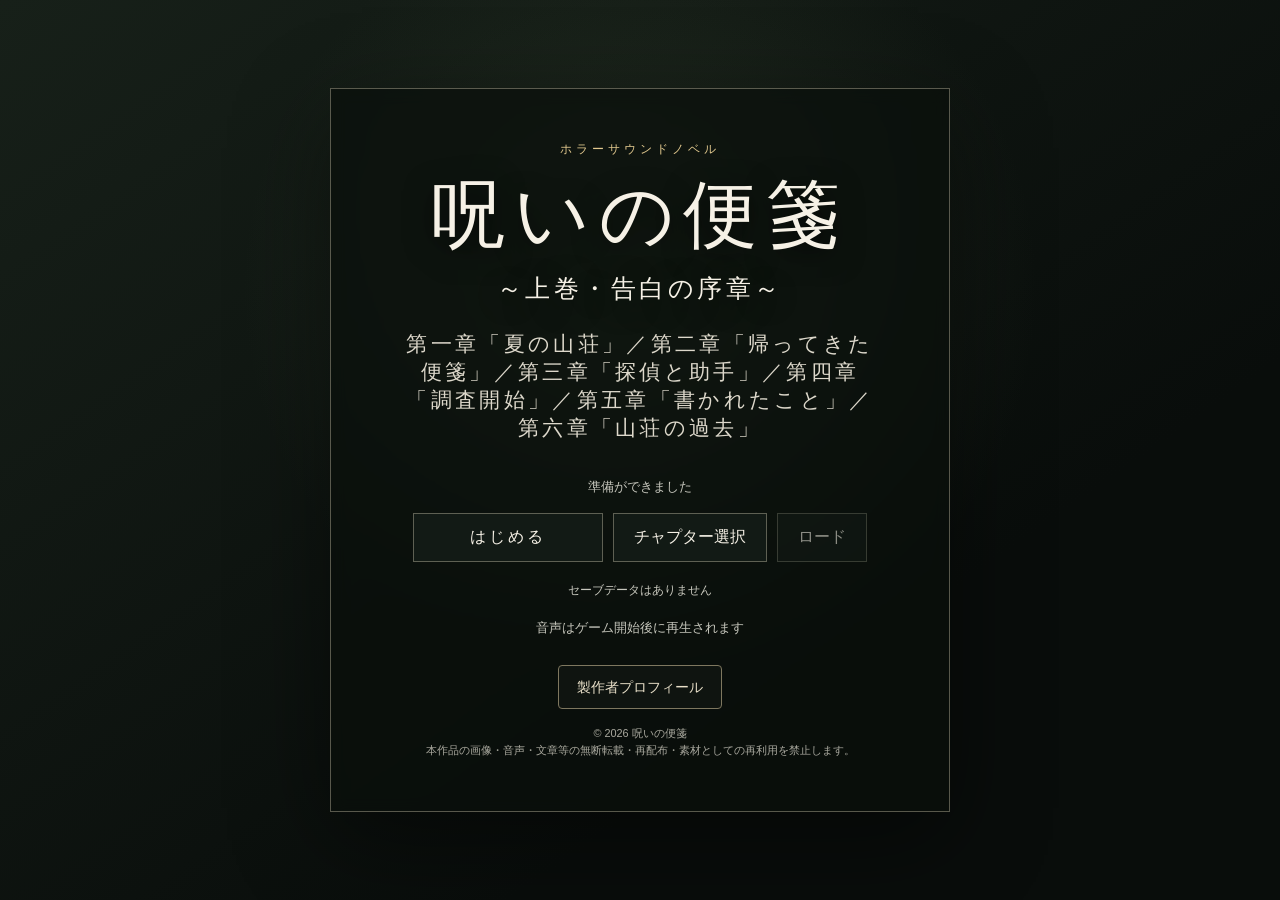
<file: index.html>
<!doctype html>
<html lang="ja">
<head>
  <meta charset="UTF-8">
  <meta name="viewport" content="width=device-width, initial-scale=1, viewport-fit=cover">
  <meta name="theme-color" content="#121714">
  <title>呪いの便箋 ～上巻・告白の序章～</title>
  <link rel="icon" href="data:image/svg+xml,<svg xmlns=%22http://www.w3.org/2000/svg%22 viewBox=%220 0 64 64%22><rect width=%2264%22 height=%2264%22 rx=%2210%22 fill=%22%23121714%22/><path d=%22M18 14h28v36H18z%22 fill=%22%23efe4c7%22/><path d=%22M23 23h18M23 31h18M23 39h12%22 stroke=%22%236e654f%22 stroke-width=%222%22/></svg>">
  <link rel="stylesheet" href="src/styles.css">
  <link rel="stylesheet" href="src/creator-profile.css">
</head>
<body>
  <main class="novel" id="novel" aria-live="polite">
    <img class="novel__background" id="background" alt="" aria-hidden="true" draggable="false">
    <div class="novel__shade" aria-hidden="true"></div>

    <section class="title-screen" id="title-screen" aria-labelledby="game-title">
      <div class="title-screen__card">
        <p class="title-screen__series">ホラーサウンドノベル</p>
        <h1 id="game-title">
          <span class="title-screen__main-title">呪いの便箋</span>
          <span class="title-screen__volume-title">～上巻・告白の序章～</span>
        </h1>
        <p class="title-screen__chapter">第一章「夏の山荘」／第二章「帰ってきた便箋」／第三章「探偵と助手」／第四章「調査開始」／第五章「書かれたこと」／第六章「山荘の過去」</p>
        <p class="title-screen__status" id="loading-status">台本と素材を読み込んでいます</p>
        <div class="title-screen__actions">
          <button class="primary-button" id="start-button" type="button" disabled>はじめる</button>
          <button class="secondary-button" id="chapter-select-button" type="button" disabled>チャプター選択</button>
          <button class="secondary-button" id="title-load-button" type="button" disabled>ロード</button>
        </div>
        <p class="save-summary save-summary--title" id="title-save-summary">セーブデータはありません</p>
        <p class="title-screen__note">音声はゲーム開始後に再生されます</p>
        <p><a class="creator-profile-link" href="src/creator-profile.html">製作者プロフィール</a></p>
        <div class="title-screen__rights" aria-label="権利表記">
          <p>© 2026 呪いの便箋</p>
          <p>本作品の画像・音声・文章等の無断転載・再配布・素材としての再利用を禁止します。</p>
        </div>
      </div>
    </section>

    <section class="game-screen" id="game-screen" hidden aria-label="ゲーム画面">
      <header class="game-header">
        <div>
          <p class="game-header__chapter">第一章　夏の山荘</p>
          <p class="game-header__scene" id="scene-label">Scene01</p>
        </div>
        <div class="game-header__actions" aria-label="ゲーム設定">
          <button class="auto-button" id="auto-button" type="button" aria-pressed="false">AUTO OFF</button>
          <button class="save-button" id="save-button" type="button">セーブ</button>
          <button class="load-button" id="load-button" type="button">ロード</button>
          <button class="sound-button" id="sound-button" type="button" aria-pressed="false">音声 ON</button>
        </div>
      </header>

      <div class="text-area" id="text-area" tabindex="0" role="group" aria-label="本文。タップ、クリック、Enterキー、Spaceキーで進みます">
        <div class="speaker" id="speaker" hidden></div>
        <p class="story-text" id="story-text"></p>
        <div class="text-area__footer">
          <span id="record-position">001 / 146</span>
          <span class="advance-hint">タップ / クリック / Enter</span>
        </div>
      </div>
    </section>

    <section class="end-screen" id="end-screen" hidden aria-labelledby="end-title">
      <div class="end-screen__card">
        <h2 id="end-title">第六章終了</h2>
      </div>
    </section>

    <dialog class="save-dialog" id="save-dialog" aria-labelledby="save-dialog-title">
      <div class="save-dialog__content">
        <h2 id="save-dialog-title">セーブデータ</h2>
        <p class="save-summary" id="save-dialog-summary">セーブデータはありません</p>
        <div class="save-dialog__actions">
          <button class="primary-button" id="confirm-load-button" type="button">ロードする</button>
          <button class="danger-button" id="delete-save-button" type="button">セーブデータ削除</button>
          <button class="secondary-button" id="close-save-dialog-button" type="button">閉じる</button>
        </div>
      </div>
    </dialog>

    <dialog class="save-dialog" id="chapter-select-dialog" aria-labelledby="chapter-select-dialog-title">
      <div class="save-dialog__content">
        <h2 id="chapter-select-dialog-title">チャプター選択</h2>
        <div class="save-dialog__actions">
          <button class="secondary-button" type="button" data-chapter-id="CH01">第一章「夏の山荘」</button>
          <button class="secondary-button" type="button" data-chapter-id="CH02">第二章「帰ってきた便箋」</button>
          <button class="secondary-button" type="button" data-chapter-id="CH03">第三章「探偵と助手」</button>
          <button class="secondary-button" type="button" data-chapter-id="CH04">第四章「調査開始」</button>
          <button class="secondary-button" type="button" data-chapter-id="CH05">第五章「書かれたこと」</button>
          <button class="secondary-button" type="button" data-chapter-id="CH06">第六章「山荘の過去」</button>
          <button class="secondary-button" id="close-chapter-select-dialog-button" type="button">閉じる</button>
        </div>
      </div>
    </dialog>

    <dialog class="document-dialog" id="document-dialog" aria-labelledby="document-dialog-title">
      <div class="document-dialog__content">
        <div class="document-dialog__header">
          <h2 id="document-dialog-title">山峡日報　1998年8月14日</h2>
          <button class="secondary-button document-dialog__close" id="close-document-dialog-button" type="button">閉じる</button>
        </div>
        <div class="document-dialog__viewport">
          <img
            id="document-dialog-image"
            src="assets/images/ui/DOC_CH4_1998_RIVERSIDE_NEWSPAPER_ARTICLE.png"
            alt="山峡日報の記事。川辺で女性の遺体発見、転落事故か"
            draggable="false"
          >
        </div>
        <p class="document-dialog__hint">資料を確認したら「閉じる」を押してください</p>
      </div>
    </dialog>

    <p class="save-feedback" id="save-feedback" role="status" aria-live="polite" hidden></p>

    <section class="fatal-error" id="fatal-error" hidden role="alert">
      <h2>読み込みエラー</h2>
      <p id="fatal-error-message"></p>
    </section>
  </main>

  <script type="module" src="src/app.js"></script>
</body>
</html>
</file>
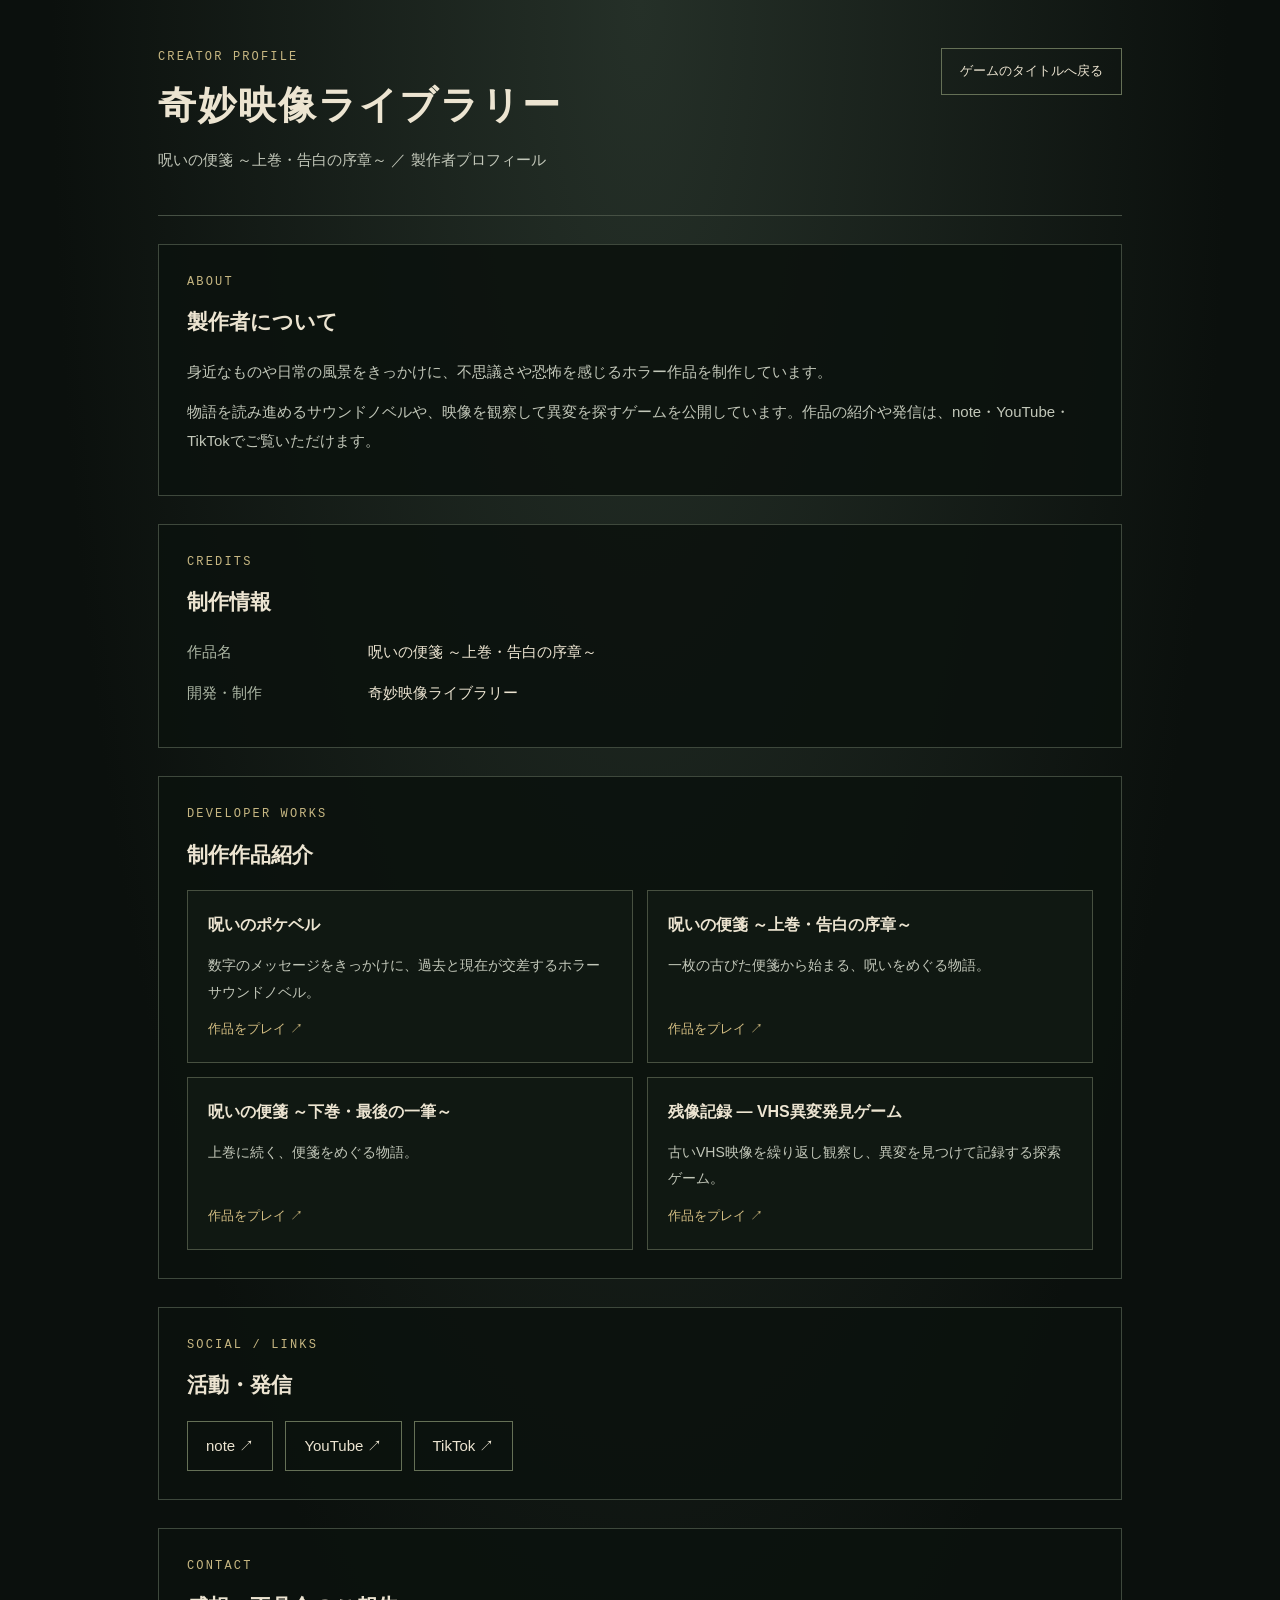
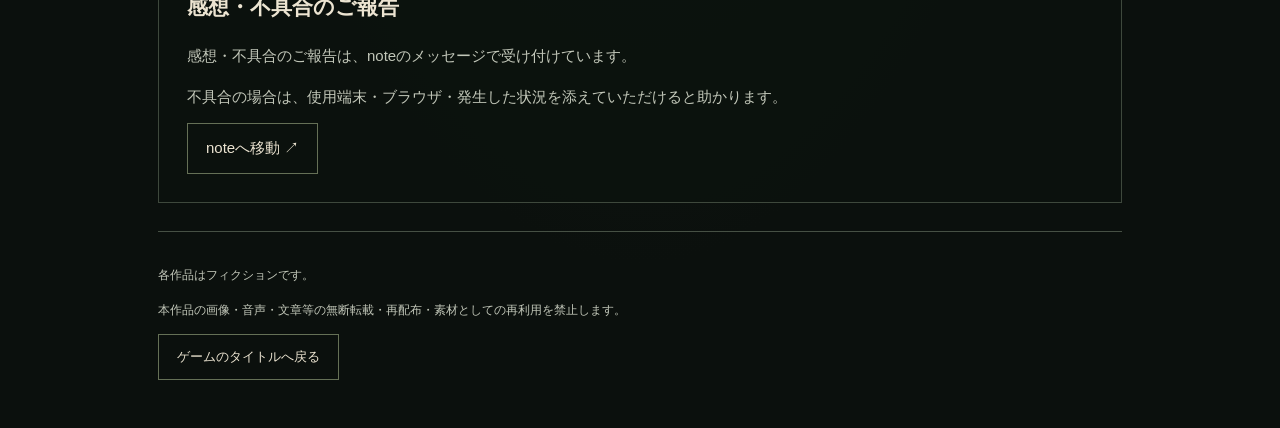
<file: src/creator-profile.html>
<!doctype html><html lang="ja"><head><meta charset="utf-8"><meta name="viewport" content="width=device-width,initial-scale=1"><meta name="theme-color" content="#121714"><title>製作者プロフィール｜呪いの便箋 ～上巻・告白の序章～</title><link rel="icon" href="data:,"><link rel="stylesheet" href="creator-profile.css"></head><body class="creator-page"><main class="profile-shell"><header class="profile-header"><div><p class="kicker">CREATOR PROFILE</p><h1>奇妙映像ライブラリー</h1><p>呪いの便箋 ～上巻・告白の序章～ ／ 製作者プロフィール</p></div><a class="home-link" href="../index.html">ゲームのタイトルへ戻る</a></header><section class="profile-section" aria-labelledby="about-title"><p class="kicker">ABOUT</p><h2 id="about-title">製作者について</h2><p>身近なものや日常の風景をきっかけに、不思議さや恐怖を感じるホラー作品を制作しています。</p><p>物語を読み進めるサウンドノベルや、映像を観察して異変を探すゲームを公開しています。作品の紹介や発信は、note・YouTube・TikTokでご覧いただけます。</p></section><section class="profile-section" aria-labelledby="credit-title"><p class="kicker">CREDITS</p><h2 id="credit-title">制作情報</h2><dl><div><dt>作品名</dt><dd>呪いの便箋 ～上巻・告白の序章～</dd></div><div><dt>開発・制作</dt><dd>奇妙映像ライブラリー</dd></div></dl></section><section class="profile-section" aria-labelledby="works-title"><p class="kicker">DEVELOPER WORKS</p><h2 id="works-title">制作作品紹介</h2><div class="work-grid"><a class="work-card" href="https://testman40.github.io/cursed-pager/" target="_blank" rel="noopener noreferrer"><h3>呪いのポケベル</h3><p>数字のメッセージをきっかけに、過去と現在が交差するホラーサウンドノベル。</p><span class="card-action">作品をプレイ ↗</span></a><a class="work-card" href="https://testman40.github.io/cursed-letter/" target="_blank" rel="noopener noreferrer"><h3>呪いの便箋 ～上巻・告白の序章～</h3><p>一枚の古びた便箋から始まる、呪いをめぐる物語。</p><span class="card-action">作品をプレイ ↗</span></a><a class="work-card" href="https://cursed-letter-lower-final-stroke.tanaka3sai.chatgpt.site/" target="_blank" rel="noopener noreferrer"><h3>呪いの便箋 ～下巻・最後の一筆～</h3><p>上巻に続く、便箋をめぐる物語。</p><span class="card-action">作品をプレイ ↗</span></a><a class="work-card" href="https://vhs-anomaly-archive.tanaka3sai.chatgpt.site/" target="_blank" rel="noopener noreferrer"><h3>残像記録 — VHS異変発見ゲーム</h3><p>古いVHS映像を繰り返し観察し、異変を見つけて記録する探索ゲーム。</p><span class="card-action">作品をプレイ ↗</span></a></div></section><section class="profile-section" aria-labelledby="social-title"><p class="kicker">SOCIAL / LINKS</p><h2 id="social-title">活動・発信</h2><nav class="social-links" aria-label="公式SNS"><a href="https://note.com/horror_40daisuki" target="_blank" rel="noopener noreferrer">note ↗</a><a href="https://www.youtube.com/@AI-Movie-Studio-u6w" target="_blank" rel="noopener noreferrer">YouTube ↗</a><a href="https://www.tiktok.com/@ai71198" target="_blank" rel="noopener noreferrer">TikTok ↗</a></nav></section><section class="profile-section" aria-labelledby="contact-title"><p class="kicker">CONTACT</p><h2 id="contact-title">感想・不具合のご報告</h2><p>感想・不具合のご報告は、noteのメッセージで受け付けています。</p><p>不具合の場合は、使用端末・ブラウザ・発生した状況を添えていただけると助かります。</p><a class="contact-link" href="https://note.com/horror_40daisuki" target="_blank" rel="noopener noreferrer">noteへ移動 ↗</a></section><footer><p>各作品はフィクションです。</p><p>本作品の画像・音声・文章等の無断転載・再配布・素材としての再利用を禁止します。</p><a class="home-link" href="../index.html">ゲームのタイトルへ戻る</a></footer></main></body></html>
</file>
<file: src/styles.css>
:root {
  color-scheme: dark;
  font-family: "Yu Mincho", "Hiragino Mincho ProN", "Noto Serif JP", serif;
  background: #0c100e;
  color: #f6f1e6;
  --ink: #f6f1e6;
  --muted: #c7c7bd;
  --panel: rgba(12, 17, 15, 0.88);
  --panel-strong: rgba(8, 12, 10, 0.95);
  --line: rgba(241, 230, 201, 0.34);
  --accent: #e2c98f;
  --safe-top: env(safe-area-inset-top, 0px);
  --safe-right: env(safe-area-inset-right, 0px);
  --safe-bottom: env(safe-area-inset-bottom, 0px);
  --safe-left: env(safe-area-inset-left, 0px);
}

* {
  box-sizing: border-box;
}

html,
body {
  width: 100%;
  min-width: 320px;
  height: 100%;
  margin: 0;
  overflow: hidden;
}

button {
  font: inherit;
}

button:focus-visible,
.text-area:focus-visible {
  outline: 3px solid var(--accent);
  outline-offset: 3px;
}

.novel {
  position: relative;
  width: 100%;
  height: 100vh;
  height: 100svh;
  height: 100dvh;
  min-height: 520px;
  overflow: hidden;
  isolation: isolate;
  background: #111813;
  -webkit-touch-callout: none;
  -webkit-user-select: none;
  user-select: none;
}

.novel img {
  -webkit-user-drag: none;
  -webkit-touch-callout: none;
  -webkit-user-select: none;
  user-select: none;
}

.novel__background,
.novel__shade {
  position: absolute;
  inset: 0;
  width: 100%;
  height: 100%;
}

.novel__background {
  z-index: -3;
  object-fit: cover;
  object-position: center;
  opacity: 0;
  transform: scale(1);
  filter: none;
  transition: opacity 500ms ease, filter 900ms ease, transform 900ms ease;
}

.novel__background.is-visible {
  opacity: 1;
}

.novel__shade {
  z-index: -2;
  background:
    linear-gradient(180deg, rgba(7, 12, 9, 0.18), transparent 38%),
    linear-gradient(0deg, rgba(3, 7, 5, 0.72), transparent 55%);
  transition: background 900ms ease;
  pointer-events: none;
}

.novel[data-period="morning"] .novel__background {
  filter: brightness(1.02) saturate(0.96);
}

.novel[data-period="evening"] .novel__background {
  filter: brightness(0.86) sepia(0.08) saturate(0.92);
}

.novel[data-period="night"] .novel__background {
  filter: brightness(0.56) saturate(0.72) contrast(1.04);
}

.novel.has-dedicated-period-background[data-period="evening"] .novel__background,
.novel.has-dedicated-period-background[data-period="night"] .novel__background {
  filter: none;
}

.novel.is-focused .novel__background {
  transform: scale(1.035);
}

.novel.is-darkened .novel__shade {
  background: rgba(3, 5, 4, 0.94);
}

.title-screen,
.end-screen,
.fatal-error {
  display: grid;
  place-items: center;
  width: 100%;
  height: 100%;
  padding:
    max(24px, var(--safe-top))
    max(24px, var(--safe-right))
    max(24px, var(--safe-bottom))
    max(24px, var(--safe-left));
  background:
    radial-gradient(circle at 50% 32%, rgba(90, 112, 77, 0.24), transparent 45%),
    linear-gradient(145deg, #172019, #090d0b 70%);
}

.title-screen[hidden],
.game-screen[hidden],
.end-screen[hidden],
.fatal-error[hidden] {
  display: none;
}

.title-screen__card,
.end-screen__card,
.fatal-error {
  text-align: center;
}

.title-screen__card {
  width: min(92vw, 620px);
  padding: clamp(30px, 5vw, 52px) clamp(24px, 7vw, 72px);
  border: 1px solid var(--line);
  background: rgba(10, 15, 12, 0.74);
  box-shadow: 0 28px 90px rgba(0, 0, 0, 0.46);
  backdrop-filter: blur(8px);
}

.title-screen__series,
.end-screen__label {
  margin: 0 0 18px;
  color: var(--accent);
  font-size: 0.78rem;
  letter-spacing: 0.32em;
}

.title-screen h1 {
  margin: 0;
  display: grid;
  gap: 0.22em;
  font-size: clamp(2.45rem, 7vw, 4.6rem);
  font-weight: 500;
  line-height: 1.08;
  letter-spacing: 0.12em;
  text-shadow: 0 6px 28px rgba(0, 0, 0, 0.72);
}

.title-screen__main-title {
  line-height: 1.08;
  white-space: nowrap;
}

.title-screen__volume-title {
  font-size: 0.34em;
  line-height: 1.35;
  letter-spacing: 0.14em;
  white-space: nowrap;
}

.title-screen__chapter {
  margin: 24px 0 36px;
  color: #ddd8cb;
  font-size: clamp(1rem, 3vw, 1.3rem);
  letter-spacing: 0.16em;
}

.title-screen__status,
.title-screen__note {
  color: var(--muted);
  font-family: "Yu Gothic", "Hiragino Kaku Gothic ProN", sans-serif;
  font-size: 0.82rem;
}

.title-screen__status {
  min-height: 1.5em;
  margin-bottom: 16px;
}

.title-screen__note {
  margin: 18px 0 0;
}

.title-screen__rights {
  margin-top: 14px;
  color: #aaa99f;
  font-family: "Yu Gothic", "Hiragino Kaku Gothic ProN", sans-serif;
  font-size: 0.68rem;
  line-height: 1.55;
}

.title-screen__rights p {
  margin: 0;
}

.title-screen__actions {
  display: flex;
  flex-wrap: wrap;
  justify-content: center;
  gap: 10px;
}

.save-summary {
  margin: 18px 0 0;
  color: var(--muted);
  font-family: "Yu Gothic", "Hiragino Kaku Gothic ProN", sans-serif;
  font-size: 0.78rem;
  line-height: 1.65;
}

.primary-button,
.auto-button,
.sound-button,
.save-button,
.load-button,
.secondary-button,
.danger-button {
  border: 1px solid var(--line);
  color: var(--ink);
  background: rgba(20, 29, 23, 0.88);
  cursor: pointer;
  transition: background 160ms ease, border-color 160ms ease, transform 160ms ease;
}

.primary-button:hover,
.auto-button:hover,
.sound-button:hover,
.save-button:hover,
.load-button:hover,
.secondary-button:hover,
.danger-button:hover {
  border-color: var(--accent);
  background: rgba(44, 56, 43, 0.96);
}

.primary-button:active,
.auto-button:active,
.sound-button:active,
.save-button:active,
.load-button:active,
.secondary-button:active,
.danger-button:active {
  transform: translateY(1px);
}

.primary-button:disabled,
.secondary-button:disabled,
.danger-button:disabled {
  cursor: wait;
  opacity: 0.55;
}

.primary-button {
  min-width: 190px;
  min-height: 46px;
  padding: 13px 28px;
  letter-spacing: 0.18em;
}

.secondary-button,
.danger-button {
  min-height: 46px;
  padding: 12px 20px;
  font-family: "Yu Gothic", "Hiragino Kaku Gothic ProN", sans-serif;
}

.danger-button {
  border-color: rgba(218, 144, 130, 0.5);
  color: #f3d2cc;
}

.game-screen {
  display: grid;
  grid-template-rows: auto 1fr auto;
  width: 100%;
  height: 100%;
  padding:
    max(clamp(14px, 3vw, 34px), var(--safe-top))
    max(clamp(14px, 3vw, 34px), var(--safe-right))
    max(clamp(14px, 3vw, 34px), var(--safe-bottom))
    max(clamp(14px, 3vw, 34px), var(--safe-left));
}

.game-header {
  display: flex;
  align-items: flex-start;
  justify-content: space-between;
  gap: 16px;
}

.game-header__chapter,
.game-header__scene {
  margin: 0;
  text-shadow: 0 2px 10px rgba(0, 0, 0, 0.9);
}

.game-header__chapter {
  font-size: clamp(0.82rem, 2vw, 1rem);
  letter-spacing: 0.14em;
}

.game-header__scene {
  margin-top: 5px;
  color: var(--muted);
  font-family: "Yu Gothic", "Hiragino Kaku Gothic ProN", sans-serif;
  font-size: 0.75rem;
}

.game-header__actions {
  display: flex;
  align-items: center;
  gap: 8px;
}

.auto-button,
.sound-button,
.save-button,
.load-button {
  min-height: 44px;
  padding: 9px 14px;
  border-radius: 999px;
  font-family: "Yu Gothic", "Hiragino Kaku Gothic ProN", sans-serif;
  font-size: 0.76rem;
}

.auto-button[aria-pressed="true"] {
  border-color: var(--accent);
  color: #fff3d4;
  background: rgba(94, 76, 37, 0.94);
  box-shadow: 0 0 0 2px rgba(214, 188, 123, 0.18);
}

.text-area {
  align-self: end;
  width: min(100%, 1040px);
  min-height: clamp(190px, 29vh, 280px);
  margin: 0 auto clamp(20px, 4vh, 42px);
  padding: clamp(22px, 4vw, 38px) clamp(22px, 5vw, 52px) 20px;
  border: 1px solid var(--line);
  background: var(--panel);
  box-shadow: 0 18px 52px rgba(0, 0, 0, 0.48);
  backdrop-filter: blur(7px);
  cursor: pointer;
}

.speaker {
  display: inline-block;
  min-width: 7em;
  margin: -58px 0 19px -14px;
  padding: 9px 24px;
  border: 1px solid var(--line);
  background: var(--panel-strong);
  color: var(--accent);
  font-size: 1rem;
  letter-spacing: 0.12em;
}

.speaker[hidden] {
  display: none;
}

.story-text {
  min-height: 4.8em;
  margin: 0;
  font-size: clamp(1.05rem, 2.4vw, 1.35rem);
  line-height: 2;
  letter-spacing: 0.035em;
  white-space: pre-wrap;
}

.text-area.is-direction .story-text {
  display: grid;
  place-items: center;
  text-align: center;
  letter-spacing: 0.12em;
}

.text-area[data-record-type="document"] .story-text {
  display: grid;
  min-height: 5.4em;
  place-items: center;
  padding: 0.8em 1em;
  border: 1px solid rgba(222, 207, 164, 0.42);
  background: rgba(239, 228, 199, 0.08);
  text-align: center;
  letter-spacing: 0.04em;
}

.text-area__footer {
  display: flex;
  justify-content: space-between;
  gap: 16px;
  margin-top: 18px;
  color: var(--muted);
  font-family: "Yu Gothic", "Hiragino Kaku Gothic ProN", sans-serif;
  font-size: 0.72rem;
}

.advance-hint {
  animation: breathe 1.8s ease-in-out infinite;
}

.end-screen {
  background:
    radial-gradient(circle at 50% 42%, rgba(85, 106, 74, 0.22), transparent 44%),
    rgba(8, 12, 10, 0.93);
}

.end-screen__card {
  padding: 42px;
}

.end-screen h2 {
  margin: 0 0 22px;
  font-size: clamp(1.8rem, 5vw, 3.2rem);
  font-weight: 500;
  letter-spacing: 0.1em;
}

.end-screen p:last-child,
.fatal-error p {
  color: var(--muted);
}

.save-dialog,
.document-dialog {
  width: min(92vw, 520px);
  max-width: calc(100vw - var(--safe-left) - var(--safe-right) - 24px);
  padding: 0;
  border: 1px solid var(--line);
  color: var(--ink);
  background: var(--panel-strong);
  box-shadow: 0 26px 80px rgba(0, 0, 0, 0.72);
}

.save-dialog::backdrop,
.document-dialog::backdrop {
  background: rgba(2, 5, 3, 0.78);
  backdrop-filter: blur(3px);
}

.save-dialog__content {
  padding: clamp(24px, 5vw, 42px);
  text-align: center;
}

.save-dialog h2 {
  margin: 0;
  font-size: 1.35rem;
  font-weight: 500;
  letter-spacing: 0.12em;
}

.save-dialog__actions {
  display: grid;
  gap: 10px;
  margin-top: 24px;
}

.save-dialog__actions .primary-button {
  width: 100%;
}

.document-dialog {
  width: min(94vw, 1000px);
  max-width: calc(100vw - var(--safe-left) - var(--safe-right) - 24px);
  max-height: calc(100dvh - var(--safe-top) - var(--safe-bottom) - 24px);
  overflow: hidden;
}

.document-dialog__content {
  display: flex;
  max-height: calc(100dvh - var(--safe-top) - var(--safe-bottom) - 26px);
  flex-direction: column;
  gap: 12px;
  padding: clamp(14px, 2.5vw, 24px);
}

.document-dialog__header {
  display: flex;
  flex: 0 0 auto;
  align-items: center;
  justify-content: space-between;
  gap: 16px;
}

.document-dialog h2 {
  margin: 0;
  font-size: clamp(0.9rem, 2vw, 1.15rem);
  font-weight: 500;
  letter-spacing: 0.08em;
}

.document-dialog__close {
  min-width: 88px;
  min-height: 44px;
  flex: 0 0 auto;
}

.document-dialog__viewport {
  min-height: 0;
  overflow-y: auto;
  overscroll-behavior: contain;
  background: #d7d2c7;
}

.document-dialog__viewport img {
  display: block;
  width: 100%;
  height: auto;
  margin: 0 auto;
  object-fit: contain;
}

.document-dialog__hint {
  flex: 0 0 auto;
  margin: 0;
  color: var(--muted);
  font-family: "Yu Gothic", "Hiragino Kaku Gothic ProN", sans-serif;
  font-size: 0.78rem;
  text-align: center;
}

.save-feedback {
  position: fixed;
  z-index: 20;
  right: max(16px, var(--safe-right));
  bottom: max(16px, var(--safe-bottom));
  max-width: min(88vw, 420px);
  margin: 0;
  padding: 12px 18px;
  border: 1px solid var(--line);
  border-radius: 8px;
  color: var(--ink);
  background: rgba(12, 22, 16, 0.96);
  box-shadow: 0 12px 32px rgba(0, 0, 0, 0.55);
  font-family: "Yu Gothic", "Hiragino Kaku Gothic ProN", sans-serif;
  font-size: 0.84rem;
}

.save-feedback.is-error {
  border-color: rgba(218, 144, 130, 0.66);
  color: #f7d5cf;
}

.fatal-error {
  align-content: center;
  background: #17100f;
}

@keyframes breathe {
  0%, 100% { opacity: 0.55; }
  50% { opacity: 1; }
}

@media (max-width: 640px) {
  .novel {
    min-height: 0;
  }

  .novel__background {
    object-fit: contain;
    object-position: center;
  }

  .novel.is-focused .novel__background {
    transform: none;
  }

  .game-screen {
    padding:
      max(12px, var(--safe-top))
      max(12px, var(--safe-right))
      max(12px, var(--safe-bottom))
      max(12px, var(--safe-left));
  }

  .game-header {
    display: grid;
    gap: 10px;
  }

  .game-header__actions {
    display: grid;
    grid-template-columns: repeat(4, minmax(0, 1fr));
    width: 100%;
  }

  .text-area {
    min-height: 210px;
    max-height: min(43dvh, 360px);
    margin-bottom: 8px;
    padding: 24px 18px 15px;
    overflow-y: auto;
    overscroll-behavior: contain;
  }

  .speaker {
    margin: -48px 0 14px -8px;
    padding: 8px 18px;
  }

  .story-text {
    min-height: 4.4em;
    font-size: clamp(0.95rem, 4.1vw, 1.05rem);
    line-height: 1.82;
  }

  .advance-hint {
    display: none;
  }

  .auto-button,
  .sound-button,
  .save-button,
  .load-button {
    min-width: 0;
    min-height: 44px;
    padding: 8px 4px;
    font-size: 0.7rem;
  }

  .title-screen {
    align-items: center;
    overflow-y: auto;
  }

  .title-screen__card {
    width: 100%;
    max-height: calc(100dvh - var(--safe-top) - var(--safe-bottom) - 24px);
    padding: 28px 18px;
    overflow-y: auto;
  }

  .title-screen h1 {
    font-size: clamp(2.1rem, 13vw, 3.4rem);
  }

  .title-screen__chapter {
    margin: 18px 0 26px;
    letter-spacing: 0.1em;
  }

  .title-screen__actions {
    display: grid;
  }

  .title-screen__actions .primary-button,
  .title-screen__actions .secondary-button {
    width: 100%;
  }
}

@media (orientation: landscape) and (max-height: 500px) {
  .novel {
    min-height: 0;
  }

  .game-screen {
    padding:
      max(8px, var(--safe-top))
      max(10px, var(--safe-right))
      max(8px, var(--safe-bottom))
      max(10px, var(--safe-left));
  }

  .game-header__scene {
    margin-top: 2px;
  }

  .game-header__actions {
    gap: 6px;
  }

  .auto-button,
  .sound-button,
  .save-button,
  .load-button {
    min-height: 44px;
    padding: 7px 10px;
    font-size: 0.68rem;
  }

  .text-area {
    min-height: 132px;
    max-height: 54dvh;
    margin-bottom: 2px;
    padding: 18px 22px 11px;
    overflow-y: auto;
  }

  .speaker {
    margin: -35px 0 8px -8px;
    padding: 6px 15px;
    font-size: 0.82rem;
  }

  .story-text {
    min-height: 3em;
    font-size: 0.94rem;
    line-height: 1.55;
  }

  .text-area__footer {
    margin-top: 7px;
  }

  .title-screen__card {
    max-height: calc(100dvh - var(--safe-top) - var(--safe-bottom) - 16px);
    padding: 18px 28px;
    overflow-y: auto;
  }

  .title-screen h1 {
    font-size: clamp(2rem, 9vh, 3rem);
  }

  .title-screen__chapter {
    margin: 8px 0 12px;
  }

  .title-screen__series,
  .title-screen__note,
  .save-summary--title {
    margin-block: 6px;
  }
}

@media (prefers-reduced-motion: reduce) {
  *,
  *::before,
  *::after {
    scroll-behavior: auto !important;
    animation-duration: 0.01ms !important;
    animation-iteration-count: 1 !important;
    transition-duration: 0.01ms !important;
  }
}
</file>
<file: src/creator-profile.css>
.creator-profile-link{display:inline-flex;align-items:center;justify-content:center;min-height:44px;margin:12px 0 0;padding:10px 18px;border:1px solid #7e775f;border-radius:4px;background:#121712cc;color:#e8dfc8;text-decoration:none;font:14px/1.6 "Meiryo",sans-serif}.creator-profile-link:hover{background:#2c3026}.creator-profile-link:focus-visible{outline:2px solid #d3bd82;outline-offset:4px}
body.creator-page{margin:0;background:radial-gradient(ellipse at top,#253028,#0b100d 65%);color:#ece4d1;font:15px/1.9 "Meiryo",sans-serif;color-scheme:dark}body.creator-page *{box-sizing:border-box}.creator-page .profile-shell{max-width:1020px;margin:auto;padding:48px 28px}.creator-page .profile-header{display:flex;gap:20px;justify-content:space-between;align-items:flex-start;padding-bottom:28px;border-bottom:1px solid #465044}.creator-page .kicker{margin:0 0 10px;color:#c7b782;font:12px/1.6 Consolas,monospace;letter-spacing:.18em}.creator-page h1{margin:0;font-size:clamp(24px,4vw,38px);line-height:1.5;letter-spacing:.05em}.creator-page h2{margin:0 0 16px;font-size:21px}.creator-page h3{margin:0;font-size:16px;line-height:1.8}.creator-page .profile-section{margin-top:28px;padding:28px;border:1px solid #3e483c;background:#0c120ee8}.creator-page p{margin:12px 0;color:#c2c7b9}.creator-page .work-grid{display:grid;grid-template-columns:repeat(2,minmax(0,1fr));gap:14px}.creator-page .work-card{display:flex;flex-direction:column;gap:12px;padding:20px;border:1px solid #475040;background:#101812;color:#ece4d1;text-decoration:none}.creator-page .work-card p{margin:0;font-size:14px}.creator-page .card-action{margin-top:auto;color:#d3bd82;font-size:13px}.creator-page .work-card:hover{border-color:#d3bd82;background:#20291e}.creator-page a:focus-visible{outline:2px solid #d3bd82;outline-offset:4px}.creator-page .social-links{display:flex;flex-wrap:wrap;gap:12px}.creator-page .social-links a,.creator-page .home-link,.creator-page .contact-link{display:inline-flex;align-items:center;justify-content:center;min-height:44px;padding:10px 18px;border:1px solid #657056;color:#ece4d1;text-decoration:none}.creator-page .home-link{white-space:nowrap;font-size:13px}.creator-page dl{margin:0}.creator-page dl>div{display:grid;grid-template-columns:165px minmax(0,1fr);gap:16px;margin:12px 0}.creator-page dt{color:#aeb8a6}.creator-page dd{margin:0;overflow-wrap:anywhere}.creator-page footer{margin-top:28px;padding-top:20px;border-top:1px solid #465044;color:#9aa78f;font-size:12px}
@media(max-width:640px){.creator-page .profile-shell{padding:28px 18px}.creator-page .profile-header{display:block}.creator-page .home-link{margin-top:18px}.creator-page .profile-section{padding:20px 16px}.creator-page .work-grid{grid-template-columns:1fr}.creator-page dl>div{grid-template-columns:1fr;gap:2px;margin:16px 0}.creator-page .social-links a{flex:1 1 80px}}
</file>
